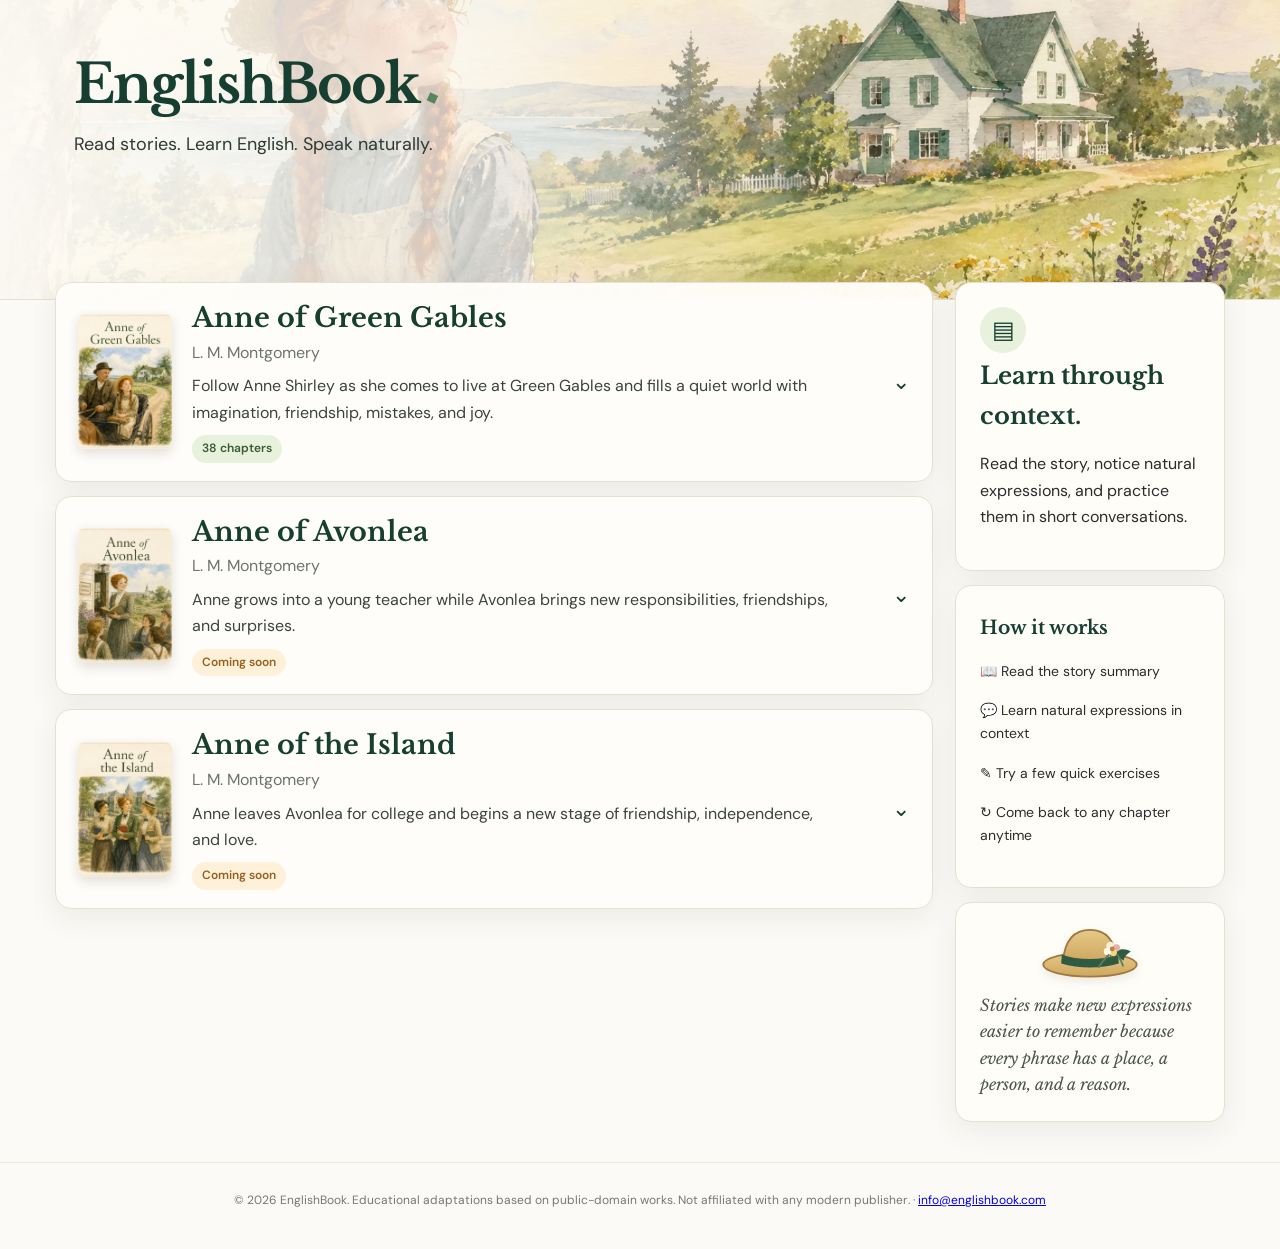
<file: index.html>
<!doctype html>
<html lang="en"><head><meta charset="utf-8"><meta name="viewport" content="width=device-width,initial-scale=1">
<title>EnglishBook — Learn English through stories</title><meta name="description" content="Learn natural English through classic stories, modern conversations, phrasal verbs, and interactive practice.">
<link rel="stylesheet" href="assets/css/styles.css"><link rel="icon" href="images/favicon.svg" type="image/svg+xml">
<!-- Google tag (gtag.js) -->
<script async src="https://www.googletagmanager.com/gtag/js?id=G-0DZW2RQ0MG"></script>
<script>
  window.dataLayer = window.dataLayer || [];
  function gtag(){dataLayer.push(arguments);}
  gtag('js', new Date());

  gtag('config', 'G-0DZW2RQ0MG');
</script>
</head>
<body><header class="hero" id="hero"><div class="brand-wrap"><a class="brand" href="./">EnglishBook<span class="leaf">◆</span></a><p>Read stories. Learn English. Speak naturally.</p></div></header>
<main class="shell"><section class="books" id="books"></section><aside class="rail"><div class="rail-card"><div class="rail-icon">▤</div><h2>Learn through context.</h2><p>Read the story, notice natural expressions, and practice them in short conversations.</p></div><div class="rail-card steps"><h3>How it works</h3><p>📖 Read the story summary</p><p>💬 Learn natural expressions in context</p><p>✎ Try a few quick exercises</p><p>↻ Come back to any chapter anytime</p></div><div class="rail-card note"><img class="anne-hat" src="images/anne-hat.svg" alt="" aria-hidden="true"><p>Stories make new expressions easier to remember because every phrase has a place, a person, and a reason.</p></div></aside></main>
<footer>
  © <span id="year"></span> EnglishBook.
  Educational adaptations based on public-domain works.
  Not affiliated with any modern publisher.
  · <a href="mailto:info@englishbook.com">info@englishbook.com</a>
</footer>
<script src="data/site-data.js"></script><script src="assets/js/app.js"></script></body></html>
</file>
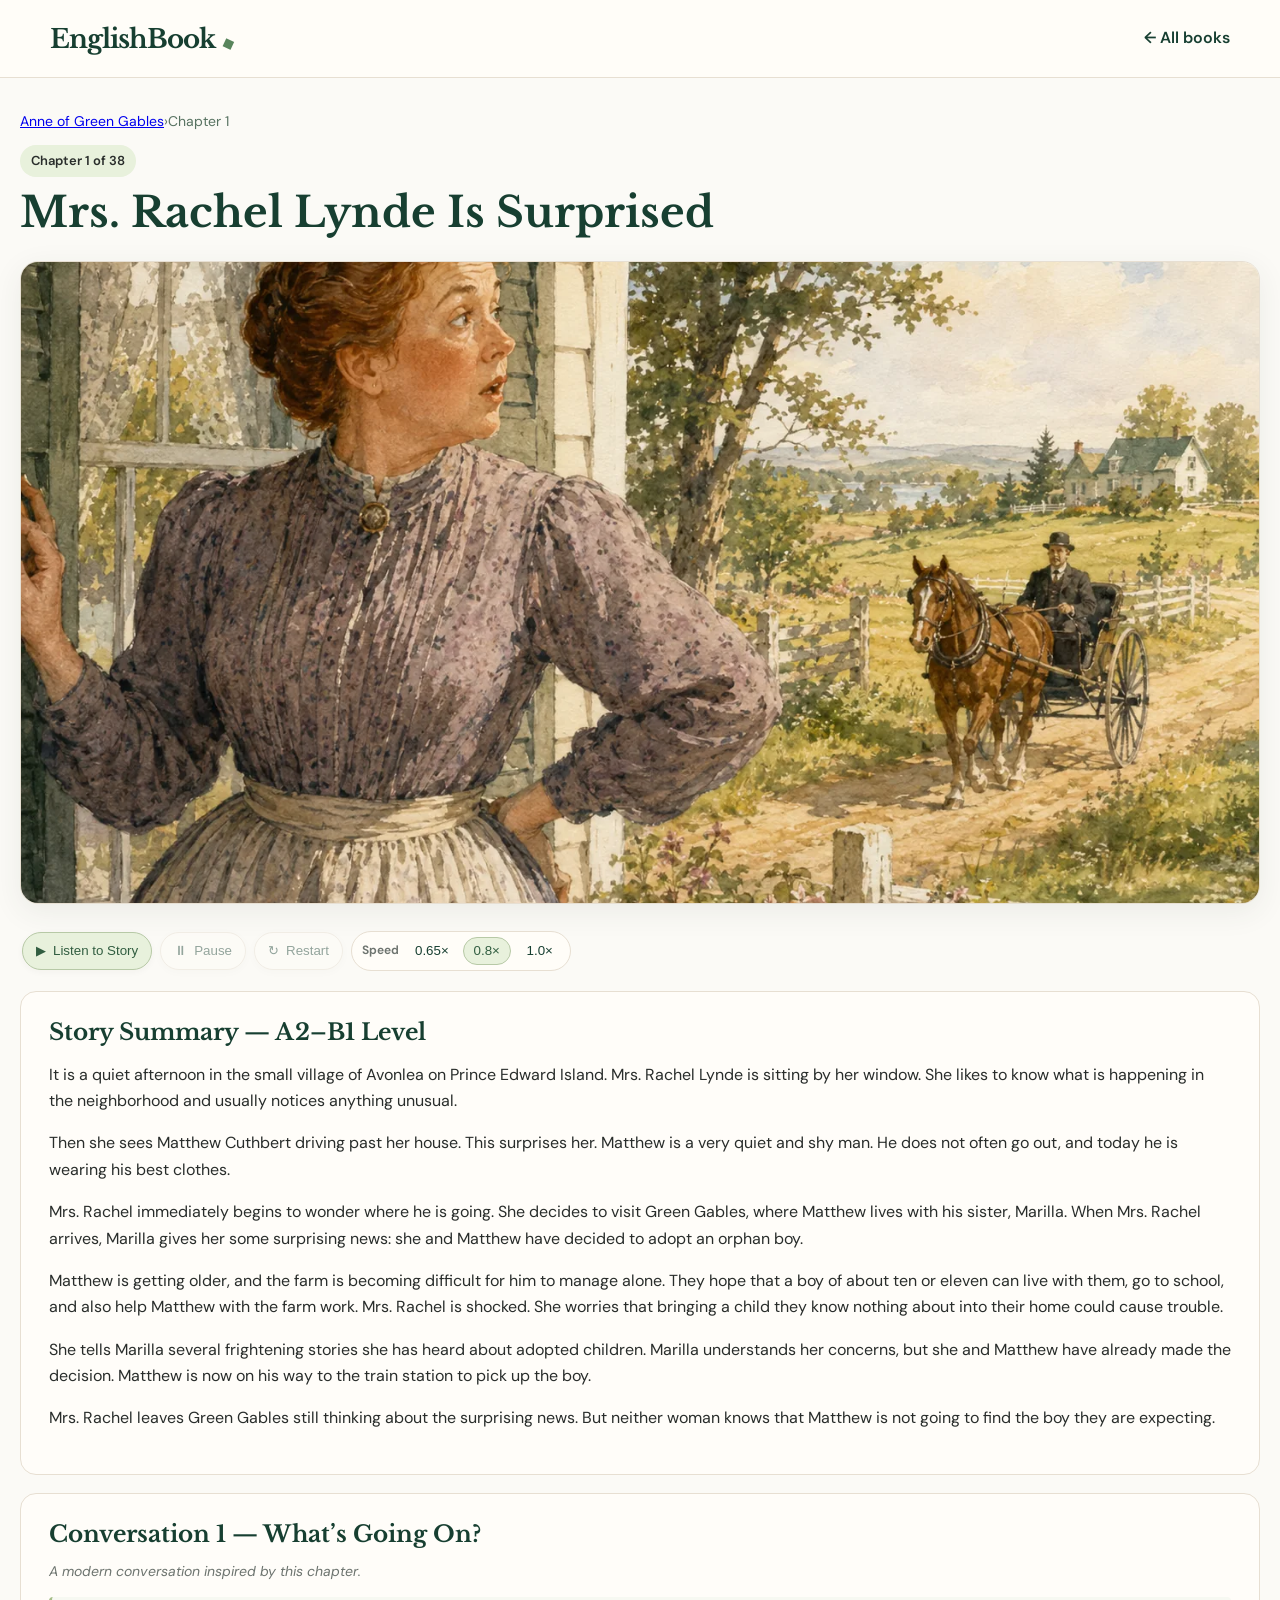
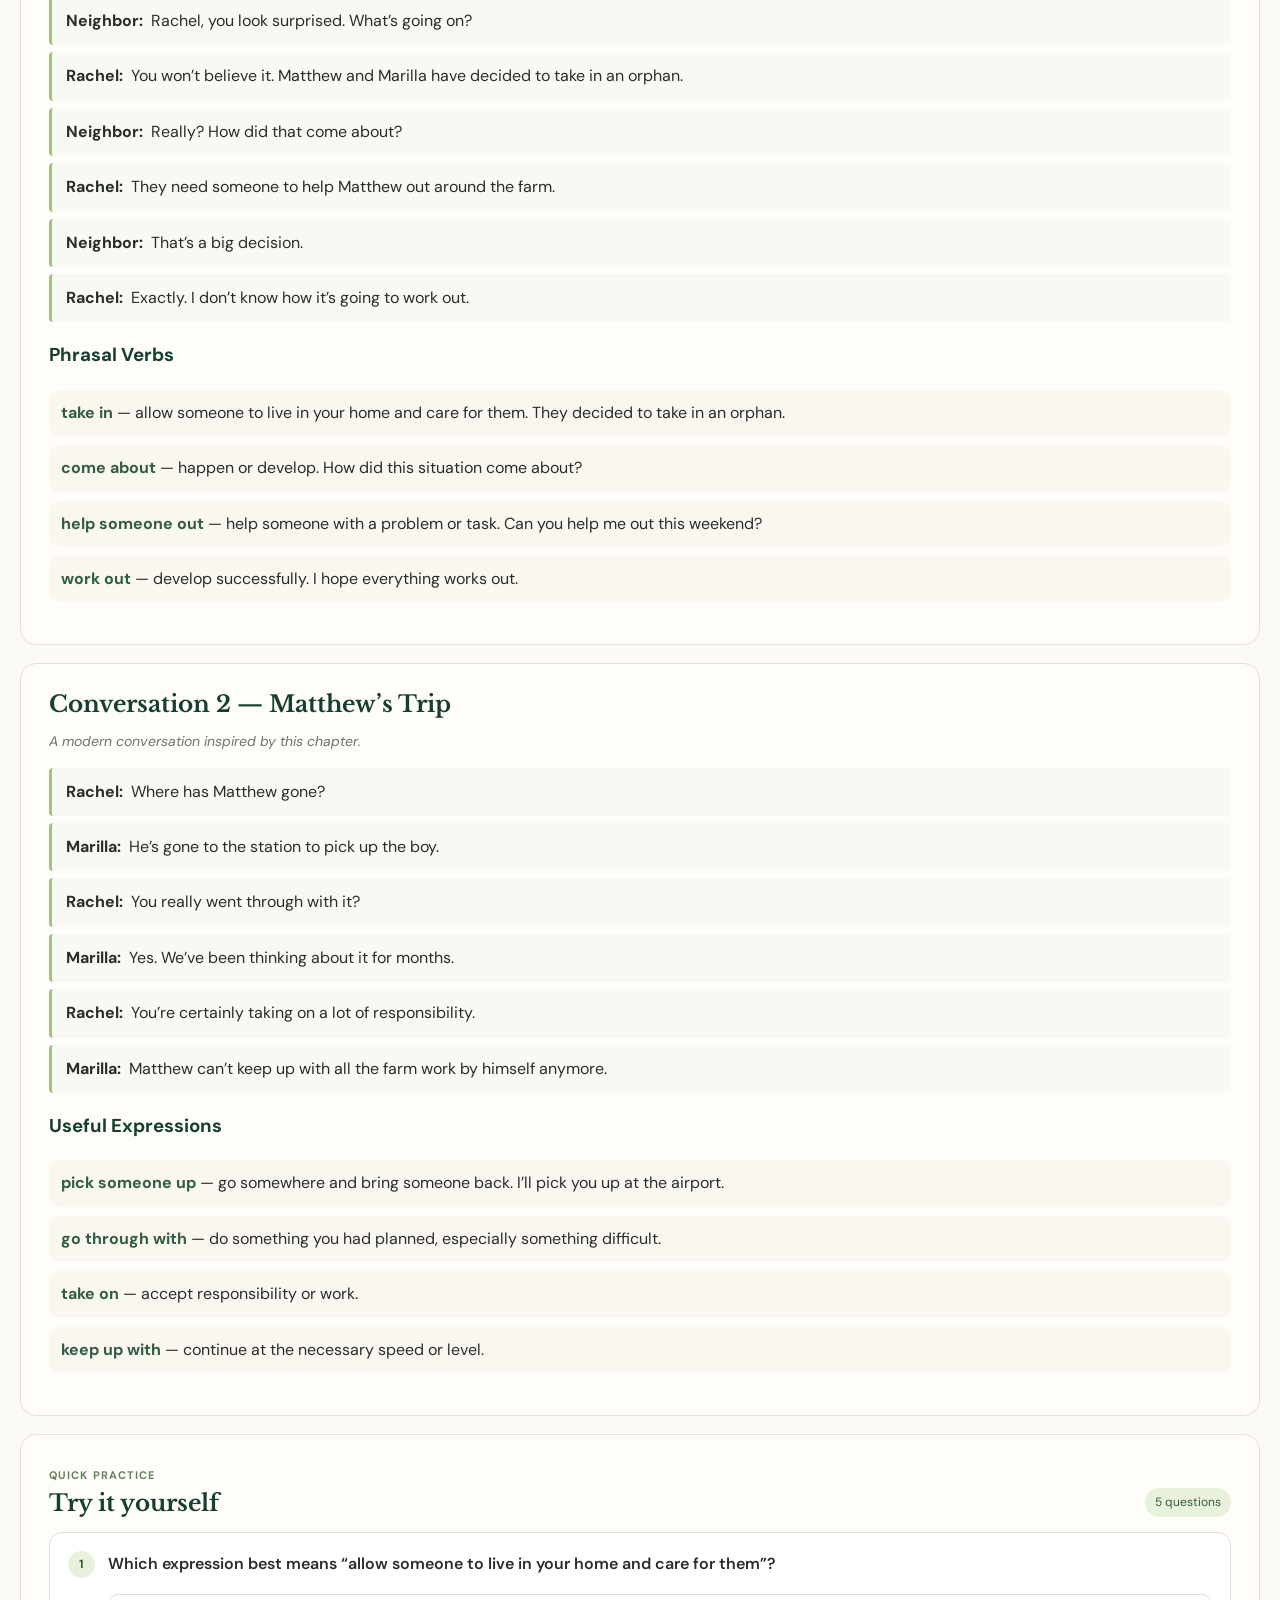
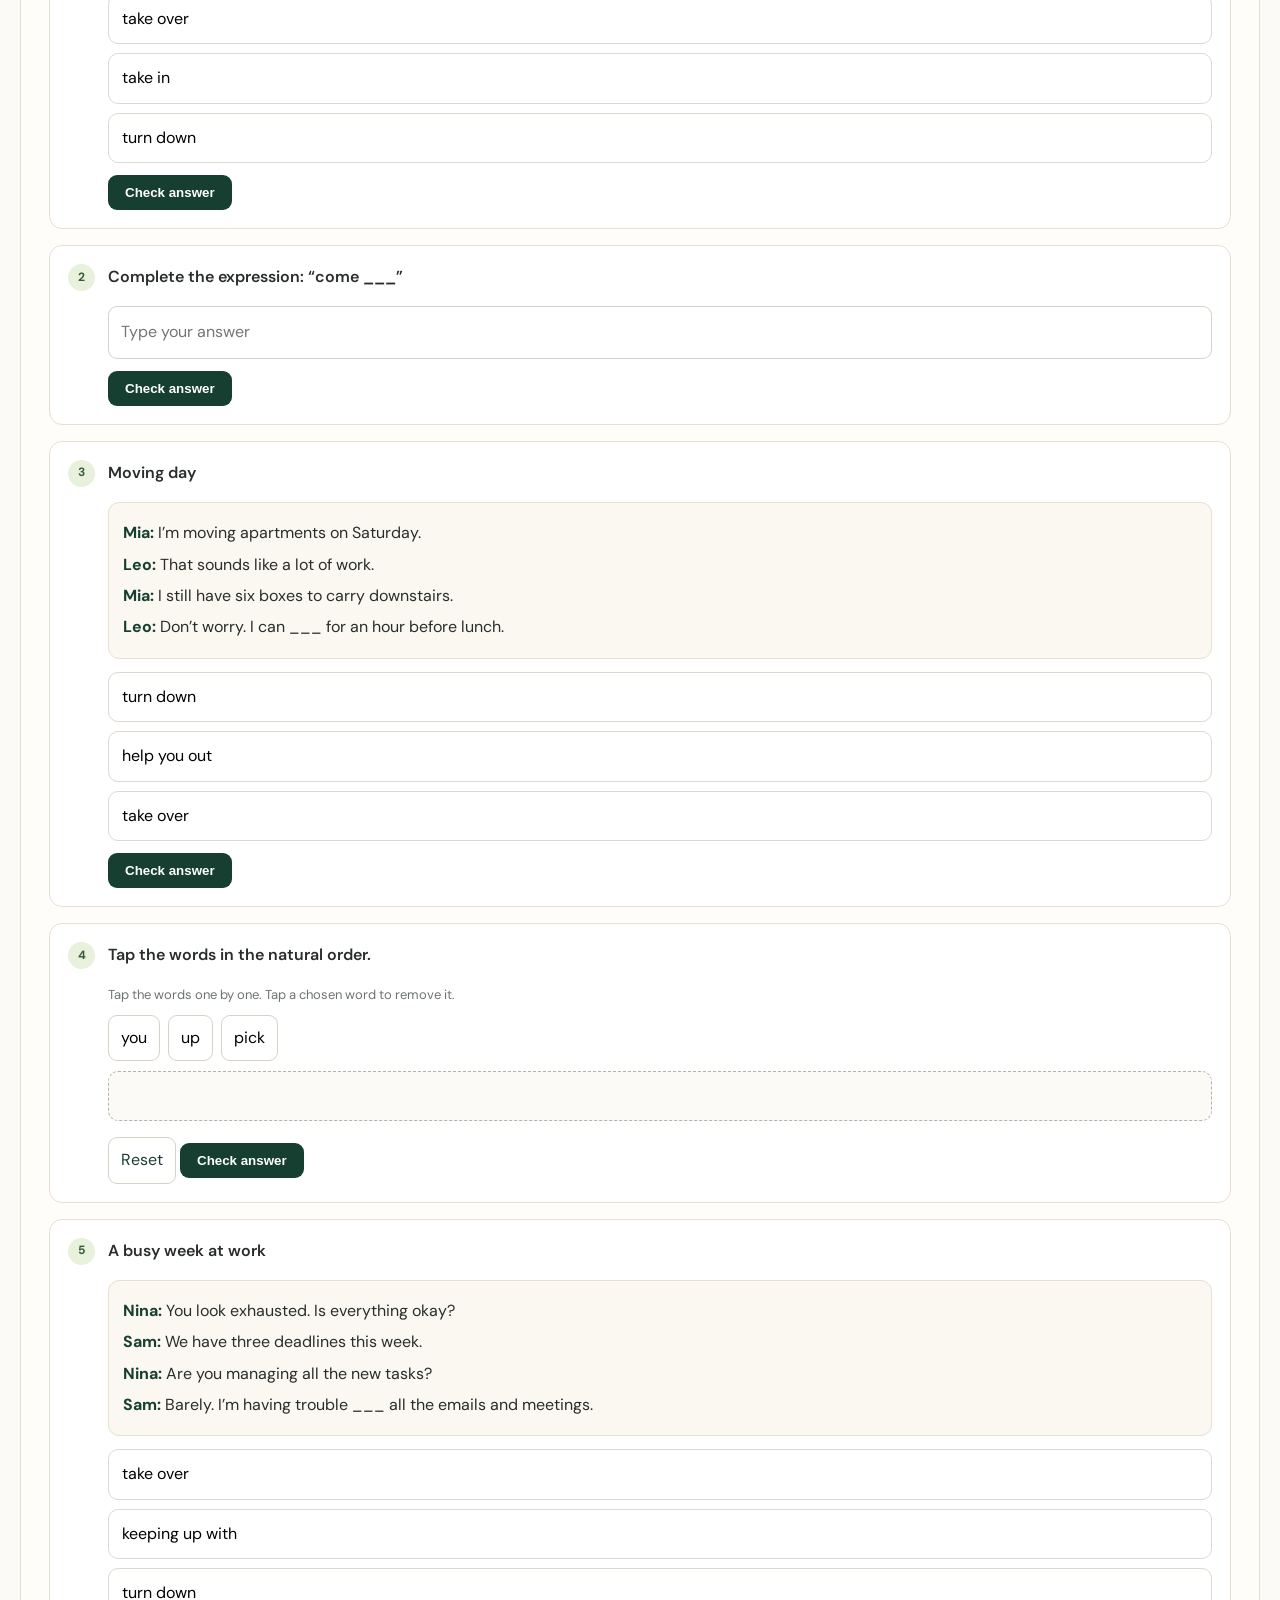
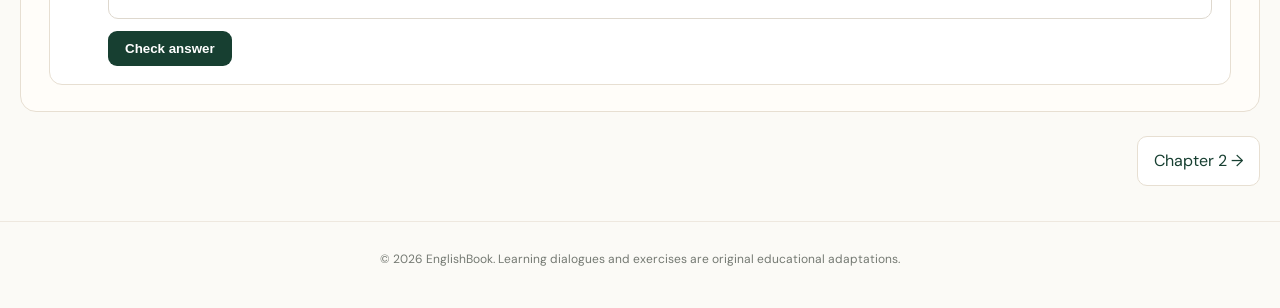
<file: lesson.html>
<!doctype html><html lang="en"><head><meta charset="utf-8"><meta name="viewport" content="width=device-width,initial-scale=1"><title>EnglishBook Lesson</title><link rel="stylesheet" href="assets/css/styles.css"><link rel="icon" href="images/favicon.svg" type="image/svg+xml"></head><body class="lesson-page"><header class="lesson-top"><a class="brand small" href="./">EnglishBook<span class="leaf">◆</span></a><a class="allchapters" href="./">← All books</a></header><main class="lesson-shell"><div id="lesson"></div></main><footer>© <span id="year"></span> EnglishBook. Learning dialogues and exercises are original educational adaptations.</footer><script src="data/site-data.js"></script><script src="assets/js/app.js"></script></body></html>
</file>
<file: assets/css/styles.css>
@import url('https://fonts.googleapis.com/css2?family=DM+Sans:wght@400;500;600&family=Libre+Baskerville:wght@400;700&display=swap');
:root{--ink:#173f31;--text:#292d2b;--muted:#6d746f;--paper:#fffdf8;--cream:#f7f1e7;--line:#e7dfd2;--sage:#e8f1dc;--sage2:#dce8cf;--gold:#bb8b4a;--coral:#c9675c;--shadow:0 8px 30px rgba(52,67,56,.08)}*{box-sizing:border-box}html{scroll-behavior:smooth}body{margin:0;background:#fbfaf6;color:var(--text);font-family:'DM Sans',Arial,sans-serif;line-height:1.65}.hero{height:300px;background:linear-gradient(90deg,rgba(255,253,247,.95) 0%,rgba(255,253,247,.72) 34%,rgba(255,255,255,.04) 68%),url('../../images/anne-of-green-gables/hero.webp') center/cover no-repeat;border-bottom:1px solid var(--line);position:relative}.brand-wrap{max-width:1200px;margin:auto;padding:58px 34px}.brand{font:700 54px/1 'Libre Baskerville',serif;color:var(--ink);text-decoration:none;letter-spacing:-2px}.brand.small{font-size:26px;letter-spacing:-1px}.leaf{display:inline-block;font-size:15px;margin-left:7px;color:#59855c;transform:rotate(-20deg)}.brand-wrap p{font-size:18px;margin-top:18px;color:#303a34}.shell{max-width:1210px;margin:-18px auto 40px;padding:0 20px;display:grid;grid-template-columns:minmax(0,1fr) 270px;gap:22px;position:relative}.books{display:flex;flex-direction:column;gap:14px}.book-card{background:rgba(255,253,249,.97);border:1px solid var(--line);border-radius:16px;box-shadow:var(--shadow);overflow:hidden}.book-head{display:grid;grid-template-columns:94px minmax(0,1fr) auto;gap:20px;align-items:center;padding:18px 22px;cursor:pointer}.book-cover{width:94px;height:135px;object-fit:cover;border-radius:7px;box-shadow:0 4px 12px rgba(47,43,34,.15)}.book-title{font:700 27px/1.25 'Libre Baskerville',serif;color:var(--ink);margin:0}.author{color:var(--muted);margin:5px 0 7px}.book-desc{margin:0;max-width:650px;color:#3c443f}.count,.soon{display:inline-flex;align-items:center;border-radius:999px;padding:4px 10px;font-size:12px;font-weight:600;margin-top:9px}.count{background:var(--sage);color:#345c37}.soon{background:#fff0d9;color:#95611f}.chev{font-size:22px;color:var(--ink);transition:.2s}.book-card.open .chev{transform:rotate(180deg)}.chapter-list{max-height:0;overflow:hidden;transition:max-height .45s ease;border-top:0 solid var(--line)}.book-card.open .chapter-list{max-height:6000px;border-top-width:1px}.chapter-row{display:grid;grid-template-columns:110px minmax(0,1fr) 24px;gap:12px;align-items:center;padding:12px 20px;border-top:1px solid #eee8df;color:var(--text);text-decoration:none;background:#fffdf9}.chapter-row:first-child{border-top:0}.chapter-row:hover{background:#f3f7eb}.chapter-no{font-weight:600;color:#244b39}.arrow{font-size:22px;color:#6d7f73}.rail{display:flex;flex-direction:column;gap:14px}.rail-card{background:#fffdf8;border:1px solid var(--line);border-radius:16px;padding:24px;box-shadow:var(--shadow)}.rail-card h2,.rail-card h3{font-family:'Libre Baskerville',serif;color:var(--ink);margin:3px 0 12px}.rail-icon{width:46px;height:46px;border-radius:50%;display:grid;place-items:center;background:var(--sage);font-size:24px;color:var(--ink)}.steps p{font-size:14px;margin:16px 0}.note{font-family:'Libre Baskerville',serif;font-style:italic;color:#4c544f}.lesson-top{height:78px;display:flex;align-items:center;justify-content:space-between;padding:0 max(20px,calc((100vw - 1180px)/2));border-bottom:1px solid var(--line);background:#fffdf8;position:sticky;top:0;z-index:20}.allchapters{color:var(--ink);text-decoration:none;font-weight:600}.lesson-shell{max-width:1120px;margin:32px auto;padding:0 20px}.crumb{font-size:14px;color:#577261;margin-bottom:12px}.lesson-title{font:700 42px/1.2 'Libre Baskerville',serif;color:var(--ink);margin:0 0 24px}.chapter-num{display:inline-block;background:var(--sage);border-radius:999px;padding:5px 11px;font-size:13px;font-weight:600;margin-bottom:10px}.chapter-art{width:100%;aspect-ratio:16/8.3;object-fit:cover;border-radius:18px;border:1px solid var(--line);box-shadow:var(--shadow);margin-bottom:28px}.lesson-content{display:grid;grid-template-columns:minmax(0,1fr);gap:18px}.lesson-section{background:#fffdf9;border:1px solid var(--line);border-radius:16px;padding:26px 28px}.lesson-section h2{font:700 23px 'Libre Baskerville',serif;color:var(--ink);margin:0 0 16px}.lesson-section h3{color:var(--ink);margin-top:18px}.dialogue{padding:11px 14px;border-left:3px solid #a6be89;background:#f7f9f2;border-radius:4px;margin:7px 0}.term-list{display:grid;gap:9px;padding:0;list-style:none}.term-list li{padding:10px 12px;background:#faf7f0;border-radius:10px}.term-list strong{color:#315d40}.practice{display:grid;gap:16px}.q{border:1px solid var(--line);border-radius:13px;padding:18px;background:#fff}.q p{margin-top:0;font-weight:600}.opts{display:grid;gap:9px}.opt{padding:11px 13px;border:1px solid #ded8ce;border-radius:10px;background:#fff;cursor:pointer;text-align:left;font:inherit}.opt:hover,.opt.selected{border-color:#7c9b72;background:#f0f6e8}.fill{width:100%;padding:12px;border:1px solid #d9d2c8;border-radius:9px;font:inherit}.check{margin-top:12px;background:var(--ink);color:#fff;border:0;border-radius:9px;padding:10px 17px;font-weight:600;cursor:pointer}.result{display:none;margin-top:10px;padding:10px 12px;border-radius:8px}.result.show{display:block}.result.ok{background:#edf6e7;color:#2e6235}.result.no{background:#fff0ed;color:#8c443c}.lesson-nav{display:flex;justify-content:space-between;gap:10px;margin:24px 0}.navbtn{display:block;padding:11px 16px;border:1px solid var(--line);border-radius:10px;text-decoration:none;color:var(--ink);background:#fff}footer{text-align:center;padding:28px 20px 38px;color:#747972;font-size:12px;border-top:1px solid #eee8df;margin-top:35px}@media(max-width:850px){.hero{height:220px;background-position:58% center}.brand-wrap{padding:40px 22px}.brand{font-size:38px}.brand-wrap p{font-size:15px}.shell{grid-template-columns:1fr;margin-top:14px}.rail{display:none}.book-head{grid-template-columns:70px minmax(0,1fr) auto;padding:14px}.book-cover{width:70px;height:102px}.book-title{font-size:20px}.book-desc{font-size:13px}.chapter-row{grid-template-columns:90px minmax(0,1fr) 18px;padding:12px 14px;font-size:14px}.lesson-title{font-size:32px}.lesson-section{padding:20px}.chapter-art{aspect-ratio:4/3}}@media(max-width:520px){.hero{height:190px}.brand{font-size:33px}.book-head{grid-template-columns:58px 1fr auto;gap:12px}.book-cover{width:58px;height:84px}.book-title{font-size:18px}.author,.book-desc{display:none}.chapter-row{grid-template-columns:80px minmax(0,1fr) 16px;font-size:13px}.lesson-top{height:66px}.lesson-title{font-size:28px}.chapter-art{border-radius:12px}.lesson-section{border-radius:12px;padding:17px}.lesson-nav{font-size:13px}.shell{padding:0 12px}.lesson-shell{padding:0 12px}}
/* Final EnglishBook refinements */
.book-head{width:100%;border:0;background:transparent;text-align:left;font:inherit;color:inherit}.book-head:disabled{cursor:default;opacity:1}.book-head:focus-visible,.chapter-row:focus-visible,.opt:focus-visible,.check:focus-visible,.navbtn:focus-visible{outline:3px solid #9db38a;outline-offset:3px}.book-copy{display:block}.book-copy .book-title,.book-copy .author,.book-copy .book-desc{display:block}.dialogue{display:grid;grid-template-columns:max-content 1fr;gap:8px}.dialogue-note{font-size:14px;color:var(--muted);margin-top:-4px}.term-list li{display:flex;gap:4px;flex-wrap:wrap}.practice-heading{display:flex;align-items:flex-end;justify-content:space-between;gap:14px;margin-bottom:15px}.practice-heading h2{margin:2px 0 0}.eyebrow{text-transform:uppercase;letter-spacing:.1em;font-size:11px;font-weight:700;color:#66805e}.question-count{font-size:12px;background:var(--sage);padding:5px 10px;border-radius:999px;color:#365b38}.q{position:relative;padding-left:58px}.q-number{position:absolute;left:18px;top:18px;width:27px;height:27px;border-radius:50%;background:var(--sage);color:#365b38;display:grid;place-items:center;font-weight:700;font-size:12px}.error-card{background:#fffdf9;border:1px solid var(--line);border-radius:16px;padding:28px;box-shadow:var(--shadow)}.error-card h2{font-family:'Libre Baskerville',serif;color:var(--ink);margin-top:0}
@media(max-width:520px){.q{padding-left:48px}.q-number{left:13px}.practice-heading{align-items:flex-start;flex-direction:column}.book-head{padding:14px}}

/* Anne signature hat above the quote card */
.note{overflow:visible;text-align:left;padding-top:18px}.anne-hat{display:block;width:108px;height:auto;margin:-2px auto 10px;filter:drop-shadow(0 4px 5px rgba(70,58,38,.10))}.note p{margin:0;font-family:'Libre Baskerville',serif;font-style:italic;color:#4c544f;line-height:1.65}@media(max-width:850px){.anne-hat{width:96px}}

.quiz-dialogue{background:#faf8f1;border:1px solid var(--line);border-radius:11px;padding:12px 14px;margin:10px 0 13px}.quiz-dialogue p{margin:5px 0;font-weight:400}.quiz-dialogue strong{color:var(--ink)}.order-help{font-size:13px;color:var(--muted);margin-bottom:9px}.order-tokens{display:flex;gap:8px;flex-wrap:wrap}.order-token,.order-chip,.order-reset{padding:9px 12px;border:1px solid #d8d1c6;border-radius:9px;background:#fff;font:inherit;cursor:pointer}.order-token:hover,.order-chip:hover{border-color:#7c9b72;background:#f0f6e8}.order-token:disabled{opacity:.4;cursor:default}.order-answer{display:flex;gap:8px;flex-wrap:wrap;min-height:50px;margin:10px 0;border:1px dashed #b9b0a3;border-radius:10px;padding:9px;background:#fbfaf6}.order-chip{background:#eef4e7;border-color:#b9c9aa}.order-reset{background:#fff;color:var(--ink);margin-top:0}.order-token:focus-visible,.order-chip:focus-visible,.order-reset:focus-visible{outline:3px solid #9db38a;outline-offset:2px}

/* Mobile layout safety — keep lesson pages compact and app-like */
html,
body {
  max-width: 100%;
  overflow-x: hidden;
}

.lesson-shell,
.lesson-content,
.lesson-section,
.practice,
.q,
.dialogue,
.quiz-dialogue,
.term-list,
.term-list li,
.opts,
.order-answer,
.lesson-nav,
.navbtn {
  min-width: 0;
  max-width: 100%;
}

.lesson-section p,
.lesson-section li,
.dialogue span,
.quiz-dialogue p,
.q p,
.result,
.navbtn {
  overflow-wrap: break-word;
  word-break: normal;
}

.lesson-section a {
  overflow-wrap: anywhere;
}

img,
svg {
  max-width: 100%;
  height: auto;
}

.order-token,
.order-chip,
.order-reset,
.opt,
.check {
  max-width: 100%;
  white-space: normal;
}

@media (max-width: 520px) {
  /* Speaker names such as “Mrs. Rachel Lynde” must not create a wide grid column. */
  .dialogue {
    display: block;
    padding: 10px 12px;
  }

  .dialogue strong,
  .dialogue span {
    display: inline;
  }

  .dialogue strong {
    margin-right: 4px;
  }

  .lesson-content {
    gap: 14px;
  }

  .lesson-section {
    width: 100%;
  }

  .lesson-nav {
    align-items: stretch;
  }

  .navbtn {
    flex: 1 1 0;
    text-align: center;
  }
}

/* Story Summary read-aloud controls */
.story-audio{
  display:flex;
  align-items:center;
  gap:8px;
  flex-wrap:wrap;
  margin:-10px 0 20px;
  padding:0 2px;
}

.story-audio-btn{
  display:inline-flex;
  align-items:center;
  justify-content:center;
  gap:7px;
  min-height:38px;
  padding:8px 13px;
  border:1px solid var(--line);
  border-radius:999px;
  background:#fffdf8;
  color:var(--ink);
  font:600 13px/1.2 inherit;
  cursor:pointer;
  box-shadow:0 2px 7px rgba(47,43,34,.04);
  transition:background .15s ease,border-color .15s ease,transform .15s ease;
}

.story-audio-btn:hover:not(:disabled){
  background:#f0f6e8;
  border-color:#9ab08b;
}

.story-audio-btn:active:not(:disabled){
  transform:translateY(1px);
}

.story-audio-btn:disabled{
  opacity:.45;
  cursor:default;
}

.story-audio-btn:focus-visible{
  outline:3px solid #9db38a;
  outline-offset:3px;
}

.story-listen{
  background:var(--sage);
  border-color:#b7c9a6;
  color:#315d40;
}

.story-audio-status{
  min-height:1em;
  margin-left:3px;
  font-size:12px;
  color:var(--muted);
}

.story-audio.audio-unsupported .story-audio-status{
  color:#8c443c;
}

@media(max-width:520px){
  .story-audio{
    gap:7px;
    margin:-8px 0 16px;
  }

  .story-audio-btn{
    padding:8px 11px;
    font-size:12px;
  }

  .story-audio-status{
    flex:1 0 100%;
    margin:0 2px;
  }
}

/* Read-aloud speed controls */
.story-speed-control{
  display:inline-flex;
  align-items:center;
  gap:5px;
  min-height:38px;
  padding:5px 6px 5px 10px;
  border:1px solid var(--line);
  border-radius:999px;
  background:#fffdf8;
  max-width:100%;
}

.story-speed-title{
  flex:0 0 auto;
  margin-right:2px;
  color:var(--muted);
  font-size:12px;
  font-weight:650;
}

.story-speed-btn{
  flex:0 0 auto;
  min-width:48px;
  min-height:28px;
  padding:5px 8px;
  border:1px solid transparent;
  border-radius:999px;
  background:transparent;
  color:var(--ink);
  font:700 12px/1 inherit;
  cursor:pointer;
}

.story-speed-btn:hover{
  background:#f0f6e8;
}

.story-speed-btn.active{
  background:var(--sage);
  border-color:#b7c9a6;
  color:#315d40;
}

.story-speed-btn:focus-visible{
  outline:2px solid #9db38a;
  outline-offset:2px;
}

/* On phones the speed selector gets its own full-width row.
   This prevents it from being pushed off-screen beside the audio buttons. */
@media(max-width:600px){
  .story-audio{
    display:grid;
    grid-template-columns:repeat(3,minmax(0,1fr));
    gap:7px;
    width:100%;
  }

  .story-audio-btn{
    width:100%;
    min-width:0;
    padding:8px 6px;
  }

  .story-audio-btn span{
    white-space:normal;
  }

  .story-speed-control{
    grid-column:1 / -1;
    display:grid;
    grid-template-columns:auto repeat(3,minmax(0,1fr));
    align-items:center;
    width:100%;
    min-width:0;
    padding:6px 7px 6px 10px;
    border-radius:12px;
  }

  .story-speed-btn{
    width:100%;
    min-width:0;
    padding:7px 5px;
  }

  .story-audio-status{
    grid-column:1 / -1;
    width:100%;
    margin:0 2px;
  }
}
</file>
